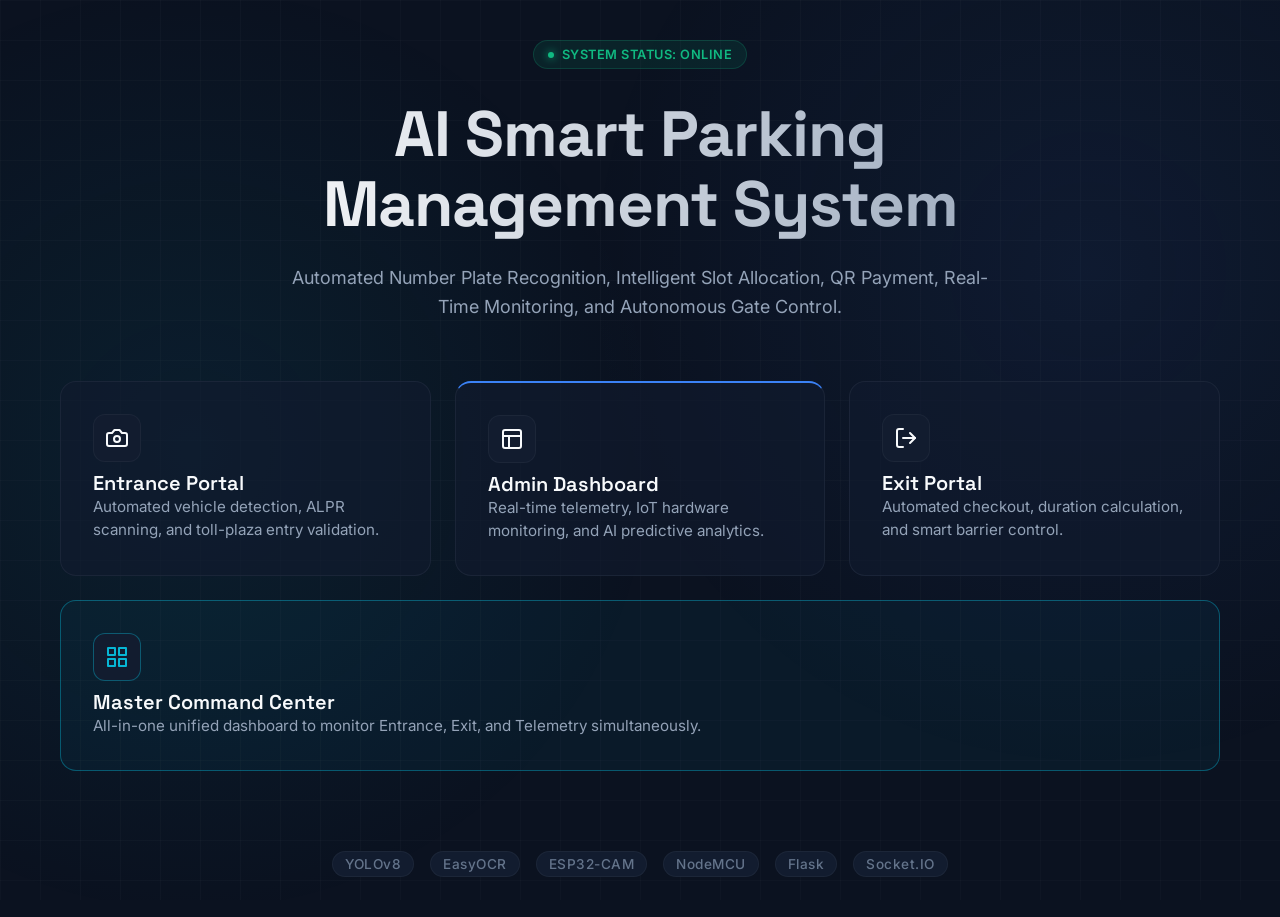
<file: templates/index.html>
<!DOCTYPE html>
<html lang="en">
<head>
    <meta charset="UTF-8">
    <meta name="viewport" content="width=device-width, initial-scale=1.0">
    <meta name="description" content="AI Smart Parking Management System">
    <title>AI Smart Parking Management</title>
    
    <!-- Fonts: Space Grotesk (Headings) & Inter (Body) -->
    <link rel="preconnect" href="https://fonts.googleapis.com">
    <link rel="preconnect" href="https://fonts.gstatic.com" crossorigin>
    <link href="https://fonts.googleapis.com/css2?family=Inter:wght@400;500;600&family=Space+Grotesk:wght@500;600;700&display=swap" rel="stylesheet">
    
    <style>
        :root {
            /* Vercel/Linear Inspired Palette */
            --navy-base: #0B1220;
            --navy-light: #121C2F;
            --slate: #1E293B;
            --slate-border: rgba(30, 41, 59, 0.8);
            --cyan-accent: #06B6D4;
            --blue-highlight: #3B82F6;
            --emerald-success: #10B981;
            
            --text-primary: #F8FAFC;
            --text-secondary: #94A3B8;
            --text-muted: #64748B;
            
            --glass-bg: rgba(18, 28, 47, 0.6);
            --glass-blur: blur(16px);
        }

        * {
            margin: 0;
            padding: 0;
            box-sizing: border-box;
        }

        body {
            background-color: var(--navy-base);
            color: var(--text-primary);
            font-family: 'Inter', sans-serif;
            min-height: 100vh;
            display: flex;
            flex-direction: column;
            align-items: center;
            justify-content: center;
            overflow-x: hidden;
            position: relative;
        }

        /* Subtle Background */
        .bg-pattern {
            position: fixed;
            top: 0; left: 0; right: 0; bottom: 0;
            background-image: 
                radial-gradient(circle at 15% 50%, rgba(6, 182, 212, 0.08) 0%, transparent 40%),
                radial-gradient(circle at 85% 30%, rgba(59, 130, 246, 0.08) 0%, transparent 40%),
                linear-gradient(rgba(255, 255, 255, 0.02) 1px, transparent 1px),
                linear-gradient(90deg, rgba(255, 255, 255, 0.02) 1px, transparent 1px);
            background-size: 100% 100%, 100% 100%, 40px 40px, 40px 40px;
            z-index: -1;
        }

        /* Container & Animations */
        .container {
            max-width: 1200px;
            width: 100%;
            padding: 40px 20px;
            display: flex;
            flex-direction: column;
            align-items: center;
            text-align: center;
        }

        @keyframes fadeSlideUp {
            from { opacity: 0; transform: translateY(20px); }
            to { opacity: 1; transform: translateY(0); }
        }

        .animate-1 { animation: fadeSlideUp 0.6s cubic-bezier(0.16, 1, 0.3, 1) 0.1s both; }
        .animate-2 { animation: fadeSlideUp 0.6s cubic-bezier(0.16, 1, 0.3, 1) 0.2s both; }
        .animate-3 { animation: fadeSlideUp 0.6s cubic-bezier(0.16, 1, 0.3, 1) 0.3s both; }
        .animate-4 { animation: fadeSlideUp 0.6s cubic-bezier(0.16, 1, 0.3, 1) 0.4s both; }

        /* Status Badge */
        .status-badge {
            display: inline-flex;
            align-items: center;
            gap: 8px;
            padding: 6px 14px;
            background: rgba(16, 185, 129, 0.1);
            border: 1px solid rgba(16, 185, 129, 0.2);
            border-radius: 999px;
            font-size: 0.8rem;
            font-weight: 600;
            color: var(--emerald-success);
            letter-spacing: 0.5px;
            margin-bottom: 30px;
            text-transform: uppercase;
        }

        .status-dot {
            width: 6px;
            height: 6px;
            background-color: var(--emerald-success);
            border-radius: 50%;
            box-shadow: 0 0 8px var(--emerald-success);
            animation: pulse 2s infinite cubic-bezier(0.4, 0, 0.6, 1);
        }

        @keyframes pulse {
            0%, 100% { opacity: 1; }
            50% { opacity: 0.4; }
        }

        /* Hero Typography */
        h1 {
            font-family: 'Space Grotesk', sans-serif;
            font-size: clamp(2.5rem, 5vw, 4rem);
            font-weight: 700;
            line-height: 1.1;
            letter-spacing: -1px;
            margin-bottom: 24px;
            max-width: 900px;
            background: linear-gradient(to right, #FFFFFF, #94A3B8);
            -webkit-background-clip: text;
            -webkit-text-fill-color: transparent;
            background-clip: text;
        }

        .subtitle {
            font-size: 1.125rem;
            line-height: 1.6;
            color: var(--text-secondary);
            max-width: 700px;
            margin: 0 auto 60px;
            font-weight: 400;
        }

        /* Portal Cards */
        .portal-grid {
            display: grid;
            grid-template-columns: repeat(auto-fit, minmax(320px, 1fr));
            gap: 24px;
            width: 100%;
        }

        .portal-card {
            background: var(--glass-bg);
            backdrop-filter: var(--glass-blur);
            -webkit-backdrop-filter: var(--glass-blur);
            border: 1px solid var(--slate-border);
            border-radius: 16px;
            padding: 32px;
            text-align: left;
            text-decoration: none;
            position: relative;
            overflow: hidden;
            transition: all 0.3s ease;
            display: flex;
            flex-direction: column;
            gap: 16px;
            group: card;
        }

        /* Subtle Glow on Hover */
        .portal-card::before {
            content: '';
            position: absolute;
            top: 0; left: 0; right: 0; bottom: 0;
            background: radial-gradient(800px circle at var(--mouse-x) var(--mouse-y), rgba(255, 255, 255, 0.04), transparent 40%);
            z-index: 0;
            opacity: 0;
            transition: opacity 0.3s;
        }

        .portal-card:hover {
            border-color: rgba(255, 255, 255, 0.15);
            transform: translateY(-4px);
            box-shadow: 0 12px 32px rgba(0, 0, 0, 0.4), 0 0 0 1px rgba(255, 255, 255, 0.05);
        }

        .portal-card:hover::before {
            opacity: 1;
        }

        .card-content {
            position: relative;
            z-index: 1;
        }

        .icon-wrapper {
            width: 48px;
            height: 48px;
            border-radius: 12px;
            background: var(--navy-light);
            border: 1px solid var(--slate-border);
            display: flex;
            align-items: center;
            justify-content: center;
            margin-bottom: 8px;
            color: var(--text-primary);
            transition: color 0.3s, border-color 0.3s;
        }

        .portal-card:hover .icon-wrapper {
            color: var(--cyan-accent);
            border-color: rgba(6, 182, 212, 0.3);
        }

        .portal-title {
            font-family: 'Space Grotesk', sans-serif;
            font-size: 1.25rem;
            font-weight: 600;
            color: var(--text-primary);
            display: flex;
            align-items: center;
            justify-content: space-between;
        }

        .portal-title svg {
            width: 18px;
            height: 18px;
            opacity: 0;
            transform: translateX(-10px);
            transition: all 0.3s cubic-bezier(0.16, 1, 0.3, 1);
            color: var(--text-muted);
        }

        .portal-card:hover .portal-title svg {
            opacity: 1;
            transform: translateX(0);
            color: var(--text-primary);
        }

        .portal-desc {
            font-size: 0.95rem;
            color: var(--text-secondary);
            line-height: 1.5;
        }

        /* Admin Special Styling */
        .portal-card.admin {
            border-top: 2px solid var(--blue-highlight);
        }
        
        .portal-card.admin:hover .icon-wrapper {
            color: var(--blue-highlight);
            border-color: rgba(59, 130, 246, 0.3);
        }

        /* Tech Footer */
        .tech-footer {
            margin-top: 80px;
            display: flex;
            gap: 16px;
            justify-content: center;
            flex-wrap: wrap;
            color: var(--text-muted);
            font-size: 0.85rem;
            font-weight: 500;
            letter-spacing: 0.5px;
        }
        
        .tech-footer span {
            background: var(--navy-light);
            padding: 4px 12px;
            border-radius: 999px;
            border: 1px solid var(--slate-border);
        }

        /* Mobile Adjustments */
        @media (max-width: 768px) {
            body {
                padding: 20px 0;
            }
            .portal-grid {
                grid-template-columns: 1fr;
            }
            h1 {
                font-size: 2.25rem;
            }
        }
    </style>
</head>
<body>
    <div class="bg-pattern"></div>

    <div class="container">
        <!-- Status Badge -->
        <div class="status-badge animate-1" aria-label="System is online">
            <div class="status-dot"></div>
            System Status: Online
        </div>

        <!-- Hero -->
        <h1 class="animate-2">AI Smart Parking Management System</h1>
        <p class="subtitle animate-3">
            Automated Number Plate Recognition, Intelligent Slot Allocation, QR Payment, Real-Time Monitoring, and Autonomous Gate Control.
        </p>

        <!-- Portals -->
        <div class="portal-grid animate-4">
            
            <!-- Entrance -->
            <a href="/entrance" class="portal-card" id="card-entrance">
                <div class="card-content">
                    <div class="icon-wrapper">
                        <!-- Camera / Gateway SVG -->
                        <svg width="24" height="24" viewBox="0 0 24 24" fill="none" stroke="currentColor" stroke-width="2" stroke-linecap="round" stroke-linejoin="round">
                            <path d="M14.5 4h-5L7 7H4a2 2 0 0 0-2 2v9a2 2 0 0 0 2 2h16a2 2 0 0 0 2-2V9a2 2 0 0 0-2-2h-3l-2.5-3z"></path>
                            <circle cx="12" cy="13" r="3"></circle>
                        </svg>
                    </div>
                    <div class="portal-title">
                        Entrance Portal
                        <!-- Arrow SVG -->
                        <svg viewBox="0 0 24 24" fill="none" stroke="currentColor" stroke-width="2" stroke-linecap="round" stroke-linejoin="round"><line x1="5" y1="12" x2="19" y2="12"></line><polyline points="12 5 19 12 12 19"></polyline></svg>
                    </div>
                    <p class="portal-desc">Automated vehicle detection, ALPR scanning, and toll-plaza entry validation.</p>
                </div>
            </a>

            <!-- Admin -->
            <a href="/admin" class="portal-card admin" id="card-admin">
                <div class="card-content">
                    <div class="icon-wrapper">
                        <!-- Dashboard / Analytics SVG -->
                        <svg width="24" height="24" viewBox="0 0 24 24" fill="none" stroke="currentColor" stroke-width="2" stroke-linecap="round" stroke-linejoin="round">
                            <rect x="3" y="3" width="18" height="18" rx="2" ry="2"></rect>
                            <line x1="3" y1="9" x2="21" y2="9"></line>
                            <line x1="9" y1="21" x2="9" y2="9"></line>
                        </svg>
                    </div>
                    <div class="portal-title">
                        Admin Dashboard
                        <svg viewBox="0 0 24 24" fill="none" stroke="currentColor" stroke-width="2" stroke-linecap="round" stroke-linejoin="round"><line x1="5" y1="12" x2="19" y2="12"></line><polyline points="12 5 19 12 12 19"></polyline></svg>
                    </div>
                    <p class="portal-desc">Real-time telemetry, IoT hardware monitoring, and AI predictive analytics.</p>
                </div>
            </a>

            <!-- Exit -->
            <a href="/exit" class="portal-card" id="card-exit">
                <div class="card-content">
                    <div class="icon-wrapper">
                        <!-- Exit / Checkout SVG -->
                        <svg width="24" height="24" viewBox="0 0 24 24" fill="none" stroke="currentColor" stroke-width="2" stroke-linecap="round" stroke-linejoin="round">
                            <path d="M9 21H5a2 2 0 0 1-2-2V5a2 2 0 0 1 2-2h4"></path>
                            <polyline points="16 17 21 12 16 7"></polyline>
                            <line x1="21" y1="12" x2="9" y2="12"></line>
                        </svg>
                    </div>
                    <div class="portal-title">
                        Exit Portal
                        <svg viewBox="0 0 24 24" fill="none" stroke="currentColor" stroke-width="2" stroke-linecap="round" stroke-linejoin="round"><line x1="5" y1="12" x2="19" y2="12"></line><polyline points="12 5 19 12 12 19"></polyline></svg>
                    </div>
                    <p class="portal-desc">Automated checkout, duration calculation, and smart barrier control.</p>
                </div>
            </a>

            <!-- Master Monitor -->
            <a href="/monitor" class="portal-card" id="card-monitor" style="grid-column: 1 / -1; border-color: rgba(6, 182, 212, 0.4); background: rgba(6, 182, 212, 0.05);">
                <div class="card-content">
                    <div class="icon-wrapper" style="color: var(--cyan-accent); border-color: rgba(6, 182, 212, 0.4);">
                        <!-- Grid / Command Center SVG -->
                        <svg width="24" height="24" viewBox="0 0 24 24" fill="none" stroke="currentColor" stroke-width="2" stroke-linecap="round" stroke-linejoin="round">
                            <rect x="3" y="3" width="7" height="7"></rect>
                            <rect x="14" y="3" width="7" height="7"></rect>
                            <rect x="14" y="14" width="7" height="7"></rect>
                            <rect x="3" y="14" width="7" height="7"></rect>
                        </svg>
                    </div>
                    <div class="portal-title">
                        Master Command Center
                        <svg viewBox="0 0 24 24" fill="none" stroke="currentColor" stroke-width="2" stroke-linecap="round" stroke-linejoin="round"><line x1="5" y1="12" x2="19" y2="12"></line><polyline points="12 5 19 12 12 19"></polyline></svg>
                    </div>
                    <p class="portal-desc">All-in-one unified dashboard to monitor Entrance, Exit, and Telemetry simultaneously.</p>
                </div>
            </a>

        </div>

        <div class="tech-footer animate-4">
            <span>YOLOv8</span>
            <span>EasyOCR</span>
            <span>ESP32-CAM</span>
            <span>NodeMCU</span>
            <span>Flask</span>
            <span>Socket.IO</span>
        </div>
    </div>

    <script>
        // Spotlight Hover Effect for Cards
        document.querySelectorAll('.portal-card').forEach(card => {
            card.addEventListener('mousemove', e => {
                const rect = card.getBoundingClientRect();
                const x = e.clientX - rect.left;
                const y = e.clientY - rect.top;
                card.style.setProperty('--mouse-x', `${x}px`);
                card.style.setProperty('--mouse-y', `${y}px`);
            });
        });
    </script>
</body>
</html>
</file>
